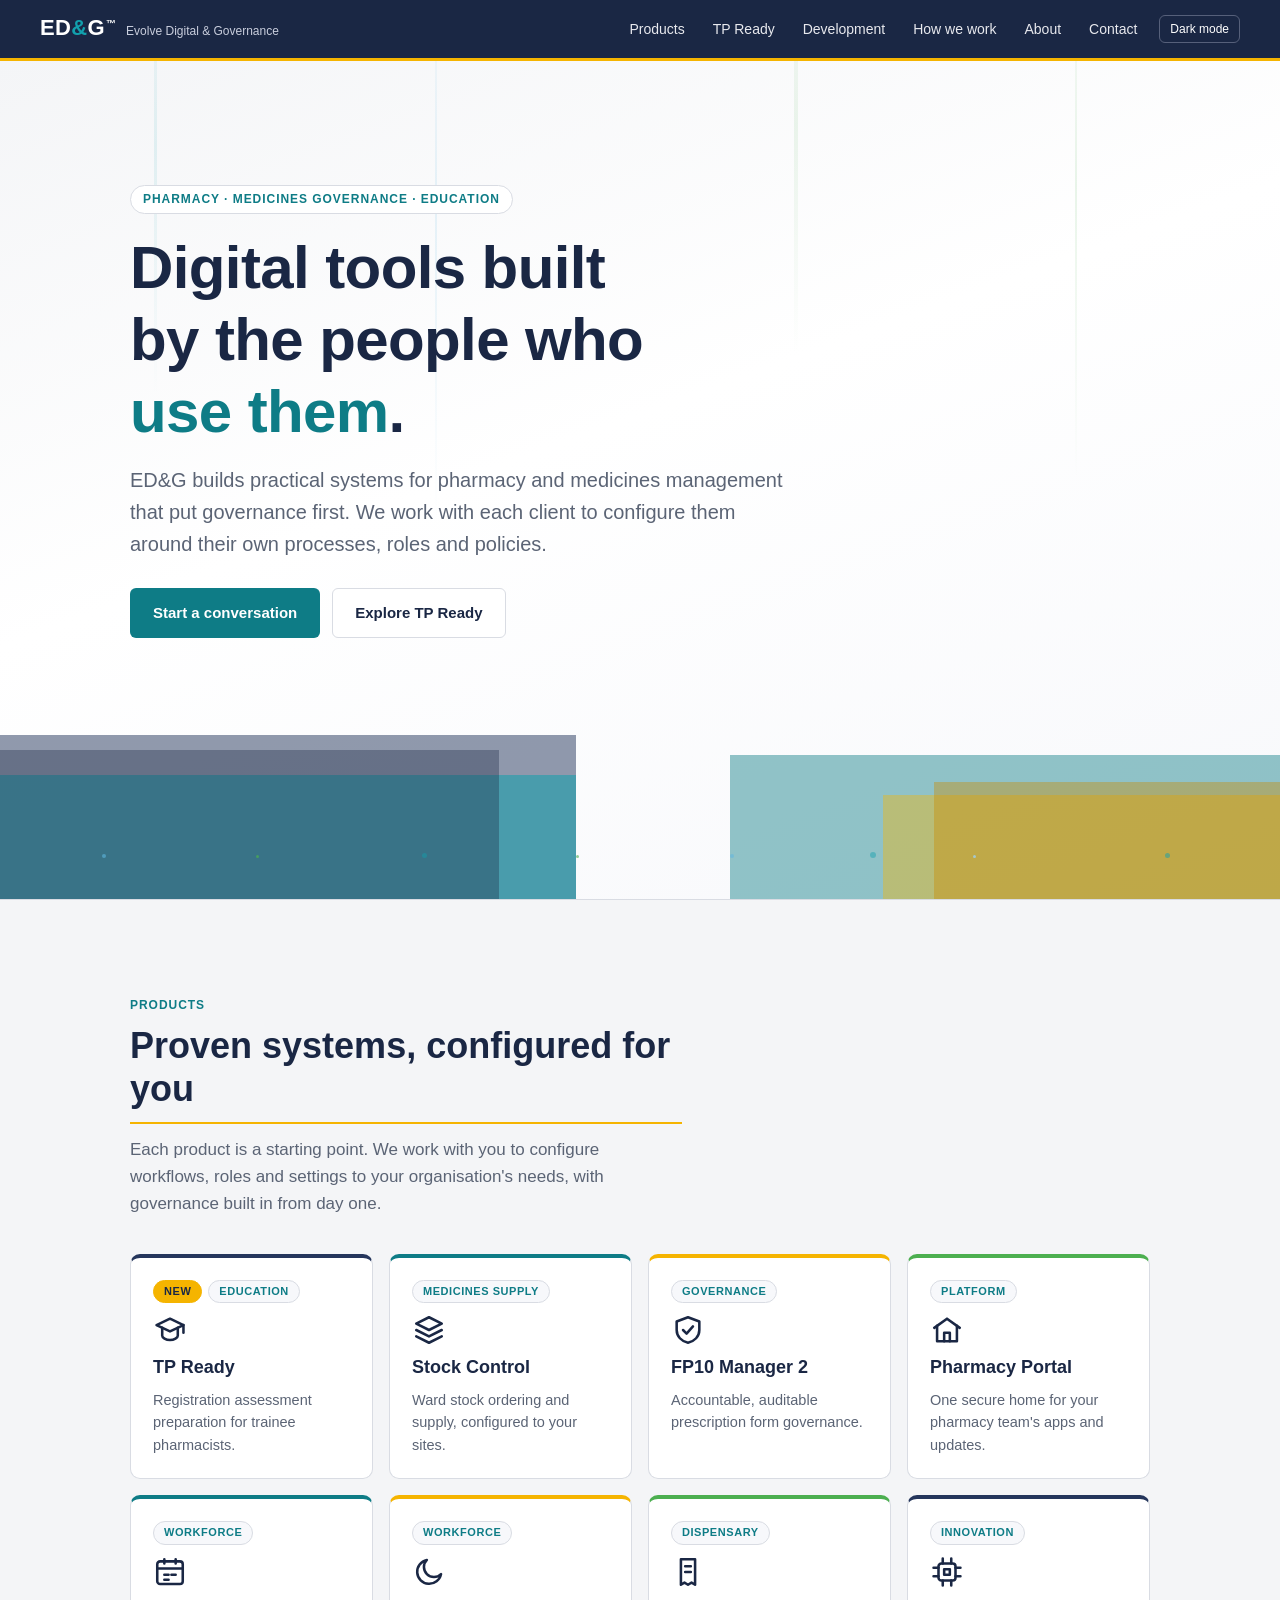
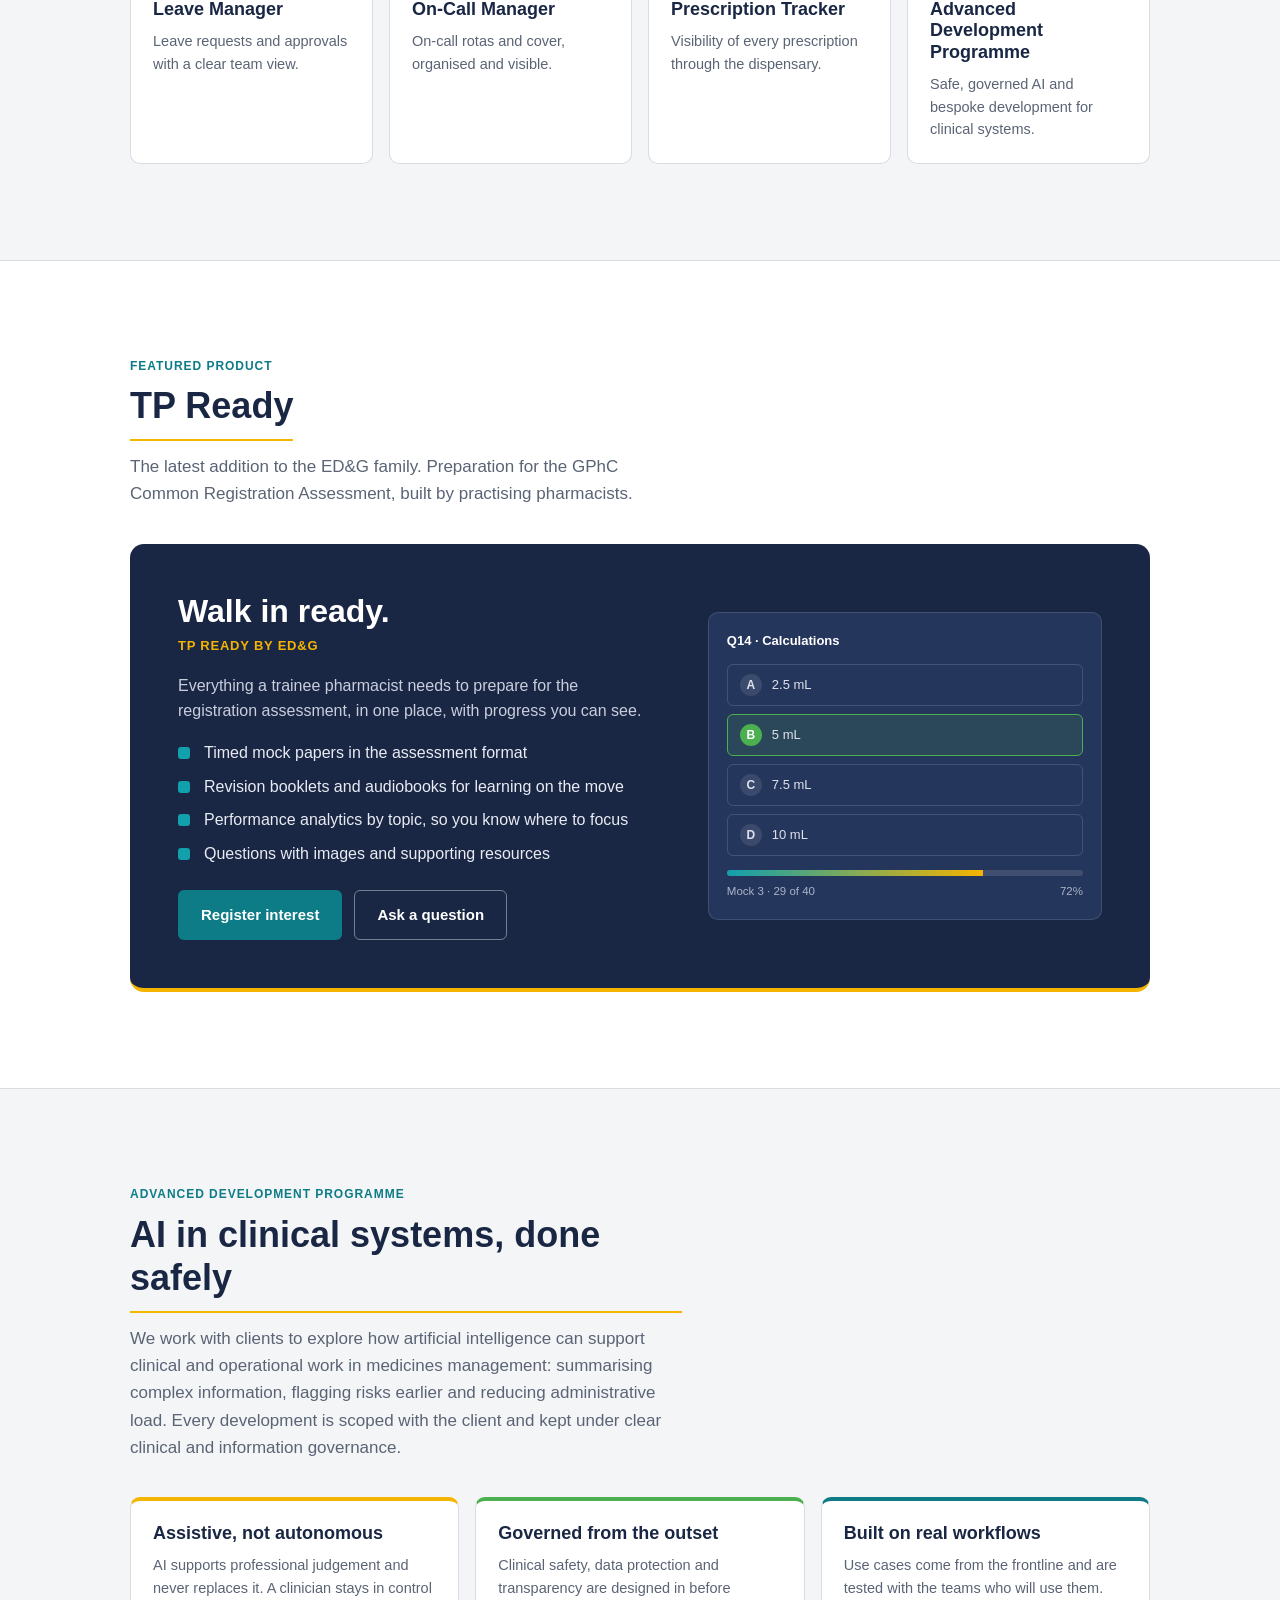
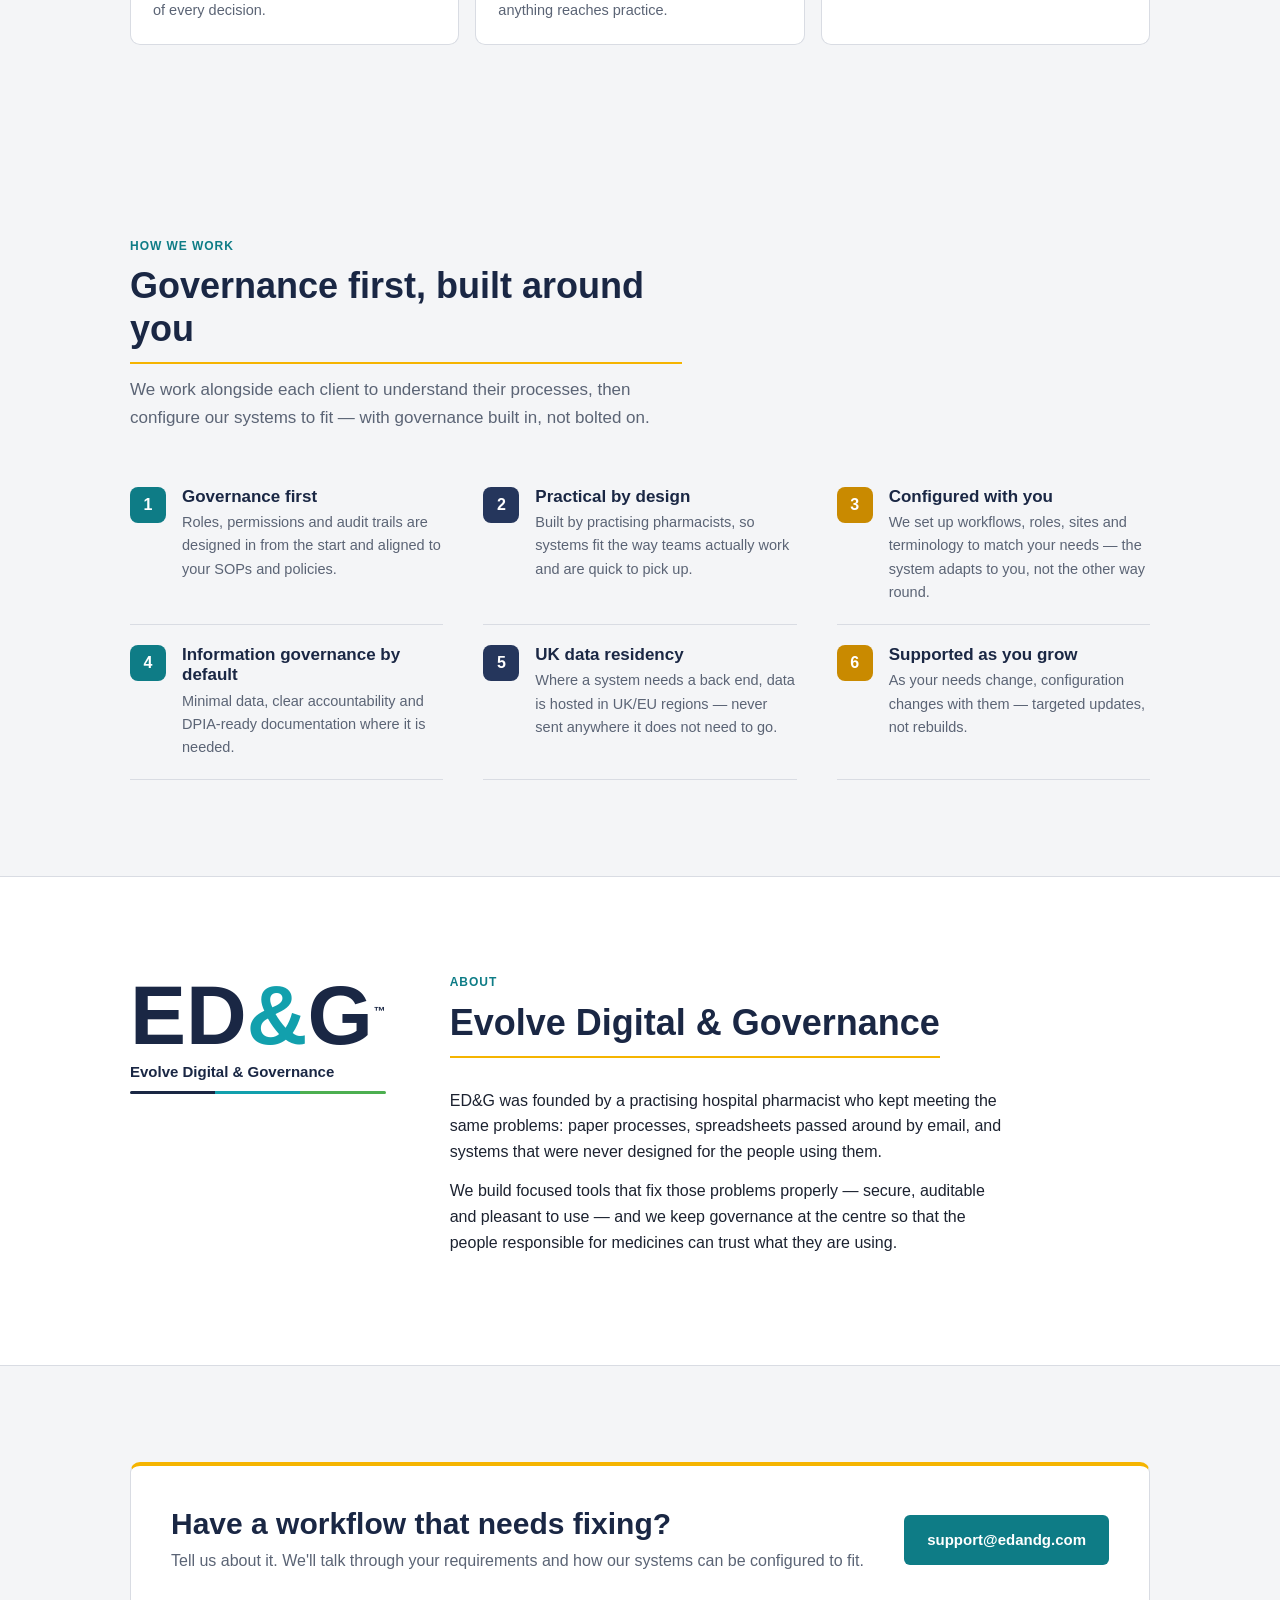
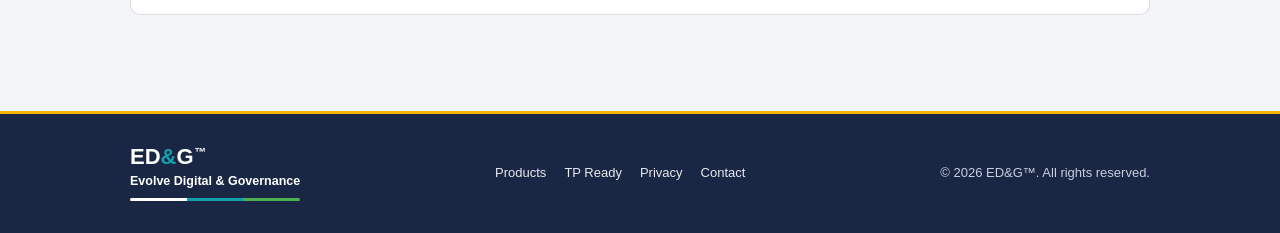
<file: index.html>
<!DOCTYPE html>
<html lang="en-GB" class="no-js">
<head>
<meta charset="UTF-8">
<meta name="viewport" content="width=device-width, initial-scale=1.0">
<title>ED&amp;G — Evolve Digital &amp; Governance</title>
<meta name="description" content="ED&amp;G builds secure, governance-first digital tools for pharmacy and medicines management, and TP Ready — registration assessment preparation for trainee pharmacists.">
<meta name="theme-color" content="#1a2744">
<link rel="canonical" href="https://home.edandg.com/">
<link rel="icon" href="favicon.svg" type="image/svg+xml">
<meta property="og:title" content="ED&amp;G — Evolve Digital &amp; Governance">
<meta property="og:description" content="Secure, governance-first digital tools for pharmacy and medicines management.">
<meta property="og:url" content="https://home.edandg.com/">
<meta property="og:type" content="website">
<meta http-equiv="Content-Security-Policy" content="default-src 'self'; script-src 'self' 'unsafe-inline'; style-src 'self' 'unsafe-inline'; img-src 'self' data:; object-src 'none'; base-uri 'none'; form-action 'none';">
<script>(function(){try{var m=localStorage.getItem('edg_mode');if(m)document.documentElement.setAttribute('data-color-mode',m);}catch(e){}})();</script>
<link rel="stylesheet" href="styles.css">
</head>
<body>
<a class="skip" href="#main">Skip to content</a>

<header class="topbar">
  <a class="brand" href="#top" aria-label="ED&amp;G home">
    <span class="mark">ED<span class="amp">&amp;</span>G<span class="tm">&trade;</span></span>
    <small>Evolve Digital &amp; Governance</small>
  </a>
  <nav class="nav" aria-label="Main">
    <a href="#products">Products</a>
    <a href="#tp-ready">TP Ready</a>
    <a href="#advanced-development">Development</a>
    <a href="#approach">How we work</a>
    <a href="#about">About</a>
    <a href="#contact">Contact</a>
    <button type="button" class="mode-btn" id="modeBtn">Dark mode</button>
  </nav>
</header>

<main id="main">
  <!-- ======================= HERO ======================= -->
  <section class="hero" id="top">
    <div class="bg-anim" aria-hidden="true">
      <div class="tri tri-a"></div><div class="tri tri-b"></div><div class="tri tri-c"></div>
      <div class="tri tri-d"></div><div class="tri tri-e"></div><div class="tri tri-f"></div>
      <div class="orb orb1"></div><div class="orb orb2"></div><div class="orb orb3"></div><div class="orb orb4"></div>
      <div class="light-beam" style="left:12%;height:60%;background:linear-gradient(to bottom,transparent,rgba(18,160,173,.10),transparent);width:3px;animation:beamFall 14s linear infinite;"></div>
      <div class="light-beam" style="left:34%;height:75%;background:linear-gradient(to bottom,transparent,rgba(95,182,224,.14),transparent);width:2px;animation:beamFall 18s linear infinite;animation-delay:-5s"></div>
      <div class="light-beam" style="left:62%;height:55%;background:linear-gradient(to bottom,transparent,rgba(76,175,80,.10),transparent);width:4px;animation:beamFall 22s linear infinite;animation-delay:-9s"></div>
      <div class="light-beam" style="left:84%;height:70%;background:linear-gradient(to bottom,transparent,rgba(76,175,80,.12),transparent);width:2px;animation:beamFall 16s linear infinite;animation-delay:-3s"></div>
      <div class="particle" style="width:4px;height:4px;background:rgba(95,182,224,.6);left:8%;animation:floatUp1 12s linear infinite;"></div>
      <div class="particle" style="width:3px;height:3px;background:rgba(76,175,80,.7);left:20%;animation:floatUp2 16s linear infinite;animation-delay:-4s"></div>
      <div class="particle" style="width:5px;height:5px;background:rgba(18,160,173,.45);left:33%;animation:floatUp3 14s linear infinite;animation-delay:-8s"></div>
      <div class="particle" style="width:3px;height:3px;background:rgba(76,175,80,.6);left:45%;animation:floatUp1 18s linear infinite;animation-delay:-2s"></div>
      <div class="particle" style="width:4px;height:4px;background:rgba(95,182,224,.55);left:57%;animation:floatUp2 13s linear infinite;animation-delay:-6s"></div>
      <div class="particle" style="width:6px;height:6px;background:rgba(18,160,173,.45);left:68%;animation:floatUp3 20s linear infinite;animation-delay:-10s"></div>
      <div class="particle" style="width:3px;height:3px;background:rgba(159,208,238,.8);left:76%;animation:floatUp1 15s linear infinite;animation-delay:-3s"></div>
      <div class="particle" style="width:5px;height:5px;background:rgba(18,160,173,.5);left:91%;animation:floatUp3 11s linear infinite;animation-delay:-1s"></div>
    </div>
    <div class="hero-inner">
      <span class="eyebrow">Pharmacy &middot; Medicines governance &middot; Education</span>
      <h1>Digital tools built by the people who <span class="hl">use them</span>.</h1>
      <p class="lead">ED&amp;G builds practical systems for pharmacy and medicines management that put governance first. We work with each client to configure them around their own processes, roles and policies.</p>
      <div class="cta-row">
        <a class="btn primary" href="#contact">Start a conversation</a>
        <a class="btn secondary" href="#tp-ready">Explore TP Ready</a>
      </div>
    </div>
  </section>

  <!-- ======================= SERVICES ======================= -->
  <section class="section" id="products">
    <div class="section-head reveal">
      <p class="kicker">Products</p>
      <h2>Proven systems, configured for you</h2>
      <p>Each product is a starting point. We work with you to configure workflows, roles and settings to your organisation's needs, with governance built in from day one.</p>
    </div>
    <div class="grid">
      <a class="tile navy reveal" href="#tp-ready">
        <span class="tags"><span class="tag new">New</span><span class="tag">Education</span></span>
        <svg viewBox="0 0 24 24" fill="none" stroke="currentColor" stroke-width="1.8" stroke-linecap="round" stroke-linejoin="round" aria-hidden="true"><path d="M2.5 8.5 12 4l9.5 4.5L12 13z"/><path d="M6.5 10.5V16c0 1.4 2.5 3 5.5 3s5.5-1.6 5.5-3v-5.5"/><path d="M21.5 8.5V14"/></svg>
        <h3>TP Ready</h3>
        <p>Registration assessment preparation for trainee pharmacists.</p>
      </a>
      <div class="tile reveal">
        <span class="tag">Medicines supply</span>
        <svg viewBox="0 0 24 24" fill="none" stroke="currentColor" stroke-width="1.8" stroke-linecap="round" stroke-linejoin="round" aria-hidden="true"><path d="M3 7.5 12 3l9 4.5-9 4.5z"/><path d="M3 12l9 4.5 9-4.5M3 16.5 12 21l9-4.5"/></svg>
        <h3>Stock Control</h3>
        <p>Ward stock ordering and supply, configured to your sites.</p>
      </div>
      <div class="tile honey reveal">
        <span class="tag">Governance</span>
        <svg viewBox="0 0 24 24" fill="none" stroke="currentColor" stroke-width="1.8" stroke-linecap="round" stroke-linejoin="round" aria-hidden="true"><path d="M12 3 4 6v6c0 4.5 3.4 8 8 9 4.6-1 8-4.5 8-9V6z"/><path d="m8.5 12 2.5 2.5 4.5-5"/></svg>
        <h3>FP10 Manager 2</h3>
        <p>Accountable, auditable prescription form governance.</p>
      </div>
      <div class="tile green reveal">
        <span class="tag">Platform</span>
        <svg viewBox="0 0 24 24" fill="none" stroke="currentColor" stroke-width="1.8" stroke-linecap="round" stroke-linejoin="round" aria-hidden="true"><path d="M3 10.5 12 4l9 6.5"/><path d="M5 9v11h14V9"/><path d="M10 20v-6h4v6"/></svg>
        <h3>Pharmacy Portal</h3>
        <p>One secure home for your pharmacy team's apps and updates.</p>
      </div>
      <div class="tile reveal">
        <span class="tag">Workforce</span>
        <svg viewBox="0 0 24 24" fill="none" stroke="currentColor" stroke-width="1.8" stroke-linecap="round" stroke-linejoin="round" aria-hidden="true"><rect x="3" y="4.5" width="18" height="16" rx="2"/><path d="M3 9.5h18M8 3v3M16 3v3"/><path d="M8 14h3M13 14h3M8 17.5h3"/></svg>
        <h3>Leave Manager</h3>
        <p>Leave requests and approvals with a clear team view.</p>
      </div>
      <div class="tile honey reveal">
        <span class="tag">Workforce</span>
        <svg viewBox="0 0 24 24" fill="none" stroke="currentColor" stroke-width="1.8" stroke-linecap="round" stroke-linejoin="round" aria-hidden="true"><path d="M20.5 13.5A8.5 8.5 0 1 1 10.5 3.5a6.5 6.5 0 0 0 10 10z"/></svg>
        <h3>On-Call Manager</h3>
        <p>On-call rotas and cover, organised and visible.</p>
      </div>
      <div class="tile green reveal">
        <span class="tag">Dispensary</span>
        <svg viewBox="0 0 24 24" fill="none" stroke="currentColor" stroke-width="1.8" stroke-linecap="round" stroke-linejoin="round" aria-hidden="true"><path d="M7 3h10v18l-2.5-1.5L12 21l-2.5-1.5L7 21z"/><path d="M10 8h4M10 12h4"/></svg>
        <h3>Prescription Tracker</h3>
        <p>Visibility of every prescription through the dispensary.</p>
      </div>
      <a class="tile navy reveal" href="#advanced-development">
        <span class="tag">Innovation</span>
        <svg viewBox="0 0 24 24" fill="none" stroke="currentColor" stroke-width="1.8" stroke-linecap="round" stroke-linejoin="round" aria-hidden="true"><rect x="6" y="6" width="12" height="12" rx="2"/><path d="M10 10h4v4h-4z"/><path d="M9 2.5V6M15 2.5V6M9 18v3.5M15 18v3.5M2.5 9H6M2.5 15H6M18 9h3.5M18 15h3.5"/></svg>
        <h3>Advanced Development Programme</h3>
        <p>Safe, governed AI and bespoke development for clinical systems.</p>
      </a>
    </div>
  </section>

  <!-- ======================= TP READY ======================= -->
  <section class="band" id="tp-ready">
    <div class="section">
      <div class="section-head reveal">
        <p class="kicker">Featured product</p>
        <h2>TP Ready</h2>
        <p>The latest addition to the ED&amp;G family. Preparation for the GPhC Common Registration Assessment, built by practising pharmacists.</p>
      </div>
      <div class="feature reveal">
        <div>
          <h3>Walk in ready.</h3>
          <p class="by">TP Ready by ED&amp;G</p>
          <p>Everything a trainee pharmacist needs to prepare for the registration assessment, in one place, with progress you can see.</p>
          <ul>
            <li>Timed mock papers in the assessment format</li>
            <li>Revision booklets and audiobooks for learning on the move</li>
            <li>Performance analytics by topic, so you know where to focus</li>
            <li>Questions with images and supporting resources</li>
          </ul>
          <div class="cta-row">
            <a class="btn primary" href="mailto:support@edandg.com?subject=TP%20Ready%20%E2%80%94%20register%20interest">Register interest</a>
            <a class="btn secondary" href="#contact">Ask a question</a>
          </div>
        </div>
        <div class="mock" aria-hidden="true">
          <div class="q">Q14 · Calculations</div>
          <div class="opt"><b>A</b>2.5 mL</div>
          <div class="opt right"><b>B</b>5 mL</div>
          <div class="opt"><b>C</b>7.5 mL</div>
          <div class="opt"><b>D</b>10 mL</div>
          <div class="bar"><i></i></div>
          <div class="meta"><span>Mock 3 · 29 of 40</span><span>72%</span></div>
        </div>
      </div>
    </div>
  </section>

  <!-- ======================= ADVANCED DEVELOPMENT ======================= -->
  <section class="section" id="advanced-development">
    <div class="section-head reveal">
      <p class="kicker">Advanced Development Programme</p>
      <h2>AI in clinical systems, done safely</h2>
      <p>We work with clients to explore how artificial intelligence can support clinical and operational work in medicines management: summarising complex information, flagging risks earlier and reducing administrative load. Every development is scoped with the client and kept under clear clinical and information governance.</p>
    </div>
    <div class="grid">
      <div class="tile honey reveal">
        <h3>Assistive, not autonomous</h3>
        <p>AI supports professional judgement and never replaces it. A clinician stays in control of every decision.</p>
      </div>
      <div class="tile green reveal">
        <h3>Governed from the outset</h3>
        <p>Clinical safety, data protection and transparency are designed in before anything reaches practice.</p>
      </div>
      <div class="tile reveal">
        <h3>Built on real workflows</h3>
        <p>Use cases come from the frontline and are tested with the teams who will use them.</p>
      </div>
    </div>
  </section>

  <!-- ======================= APPROACH ======================= -->
  <section class="section" id="approach">
    <div class="section-head reveal">
      <p class="kicker">How we work</p>
      <h2>Governance first, built around you</h2>
      <p>We work alongside each client to understand their processes, then configure our systems to fit — with governance built in, not bolted on.</p>
    </div>
    <div class="principles">
      <div class="principle reveal"><div class="n">1</div><div><h3>Governance first</h3><p>Roles, permissions and audit trails are designed in from the start and aligned to your SOPs and policies.</p></div></div>
      <div class="principle reveal"><div class="n">2</div><div><h3>Practical by design</h3><p>Built by practising pharmacists, so systems fit the way teams actually work and are quick to pick up.</p></div></div>
      <div class="principle reveal"><div class="n">3</div><div><h3>Configured with you</h3><p>We set up workflows, roles, sites and terminology to match your needs — the system adapts to you, not the other way round.</p></div></div>
      <div class="principle reveal"><div class="n">4</div><div><h3>Information governance by default</h3><p>Minimal data, clear accountability and DPIA-ready documentation where it is needed.</p></div></div>
      <div class="principle reveal"><div class="n">5</div><div><h3>UK data residency</h3><p>Where a system needs a back end, data is hosted in UK/EU regions — never sent anywhere it does not need to go.</p></div></div>
      <div class="principle reveal"><div class="n">6</div><div><h3>Supported as you grow</h3><p>As your needs change, configuration changes with them — targeted updates, not rebuilds.</p></div></div>
    </div>
  </section>

  <!-- ======================= ABOUT ======================= -->
  <section class="band" id="about">
    <div class="section">
      <div class="about">
        <div class="lockup reveal" aria-hidden="true">
          <div class="mark">ED<span class="amp">&amp;</span>G<span class="tm">&trade;</span></div>
          <div class="name">Evolve Digital &amp; Governance</div>
          <div class="rule"><span></span><span></span><span></span></div>
        </div>
        <div class="reveal">
          <div class="section-head" style="margin-bottom:18px;">
            <p class="kicker">About</p>
            <h2>Evolve Digital &amp; Governance</h2>
          </div>
          <p>ED&amp;G was founded by a practising hospital pharmacist who kept meeting the same problems: paper processes, spreadsheets passed around by email, and systems that were never designed for the people using them.</p>
          <p>We build focused tools that fix those problems properly — secure, auditable and pleasant to use — and we keep governance at the centre so that the people responsible for medicines can trust what they are using.</p>
        </div>
      </div>
    </div>
  </section>

  <!-- ======================= CONTACT ======================= -->
  <section class="section" id="contact">
    <div class="contact-card reveal">
      <div>
        <h2>Have a workflow that needs fixing?</h2>
        <p>Tell us about it. We'll talk through your requirements and how our systems can be configured to fit.</p>
      </div>
      <a class="btn primary" href="mailto:support@edandg.com">support@edandg.com</a>
    </div>
  </section>
</main>

<footer class="footer">
  <div class="footer-inner">
    <div class="lockup">
      <div class="mark" style="font-size:22px;">ED<span class="amp">&amp;</span>G<span class="tm">&trade;</span></div>
      <div class="name">Evolve Digital &amp; Governance</div>
      <div class="rule"><span></span><span></span><span></span></div>
    </div>
    <nav aria-label="Footer">
      <a href="#products">Products</a>
      <a href="#tp-ready">TP Ready</a>
      <a href="privacy.html">Privacy</a>
      <a href="mailto:support@edandg.com">Contact</a>
    </nav>
    <div>&copy; <span id="year">2026</span> ED&amp;G&trade;. All rights reserved.</div>
  </div>
</footer>
<script src="site.js"></script>
</body>
</html>
</file>
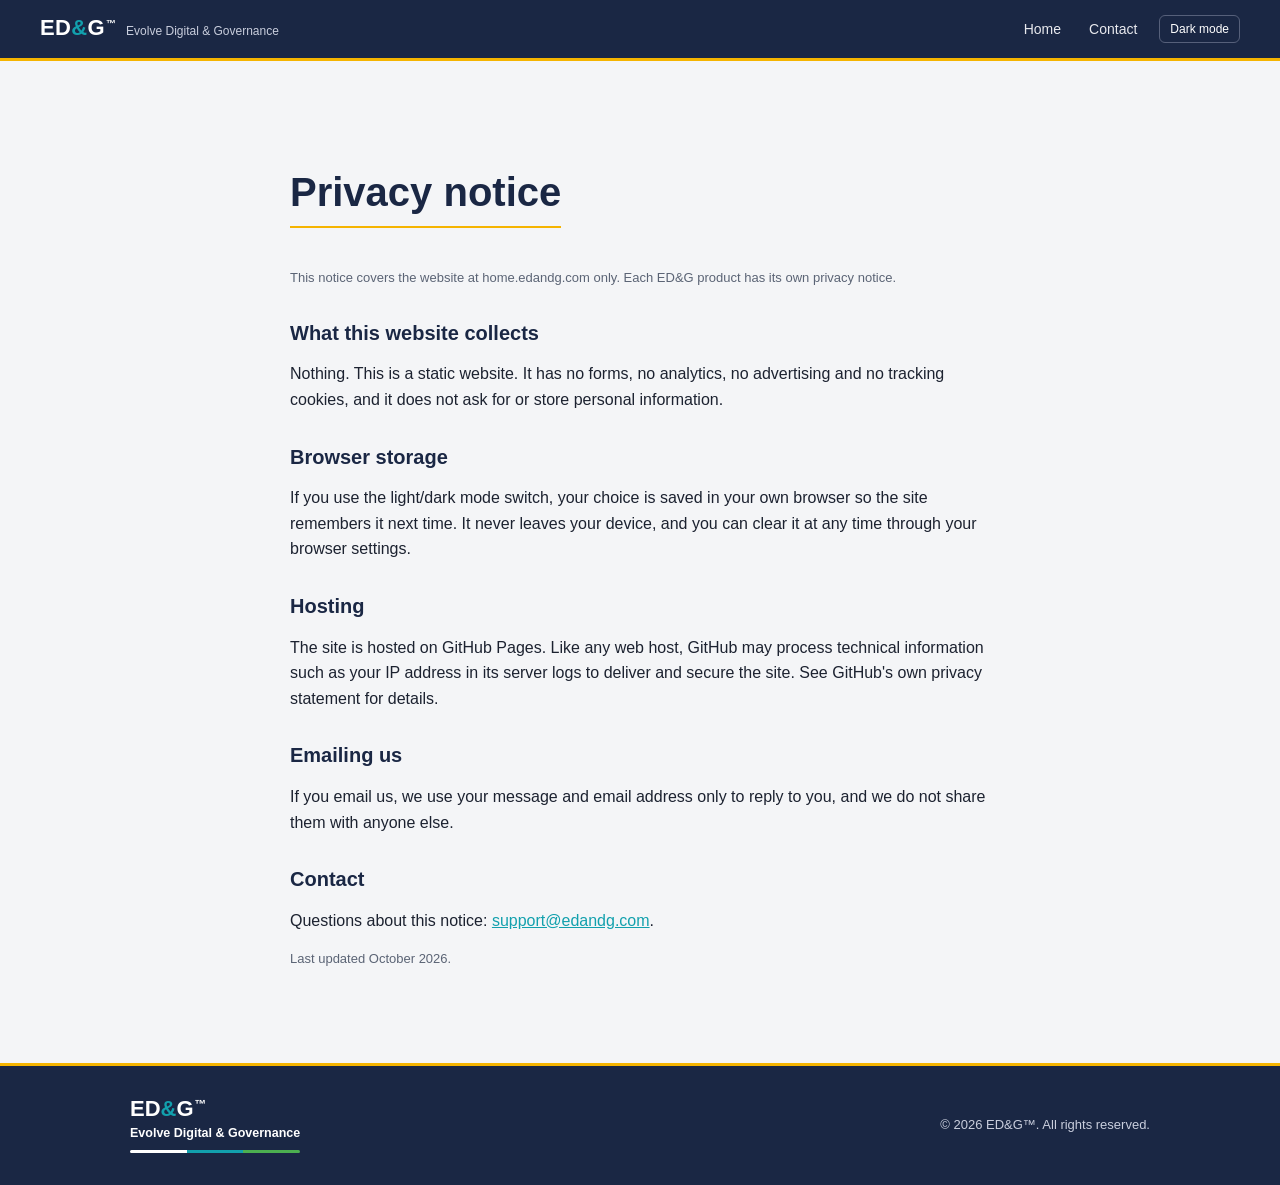
<file: privacy.html>
<!DOCTYPE html>
<html lang="en-GB" class="no-js">
<head>
<meta charset="UTF-8">
<meta name="viewport" content="width=device-width, initial-scale=1.0">
<title>Privacy — ED&amp;G</title>
<meta name="theme-color" content="#1a2744">
<link rel="icon" href="favicon.svg" type="image/svg+xml">
<meta http-equiv="Content-Security-Policy" content="default-src 'self'; script-src 'self' 'unsafe-inline'; style-src 'self' 'unsafe-inline'; img-src 'self' data:; object-src 'none'; base-uri 'none'; form-action 'none';">
<script>(function(){try{var m=localStorage.getItem('edg_mode');if(m)document.documentElement.setAttribute('data-color-mode',m);}catch(e){}})();</script>
<link rel="stylesheet" href="styles.css">
</head>
<body>
<header class="topbar">
  <a class="brand" href="index.html" aria-label="ED&amp;G home">
    <span class="mark">ED<span class="amp">&amp;</span>G<span class="tm">&trade;</span></span>
    <small>Evolve Digital &amp; Governance</small>
  </a>
  <nav class="nav" aria-label="Main">
    <a href="index.html">Home</a>
    <a href="index.html#contact">Contact</a>
    <button type="button" class="mode-btn" id="modeBtn">Dark mode</button>
  </nav>
</header>
<main class="page" id="main">
  <h1>Privacy notice</h1>
  <p class="small">This notice covers the website at home.edandg.com only. Each ED&amp;G product has its own privacy notice.</p>

  <h2>What this website collects</h2>
  <p>Nothing. This is a static website. It has no forms, no analytics, no advertising and no tracking cookies, and it does not ask for or store personal information.</p>

  <h2>Browser storage</h2>
  <p>If you use the light/dark mode switch, your choice is saved in your own browser so the site remembers it next time. It never leaves your device, and you can clear it at any time through your browser settings.</p>

  <h2>Hosting</h2>
  <p>The site is hosted on GitHub Pages. Like any web host, GitHub may process technical information such as your IP address in its server logs to deliver and secure the site. See GitHub's own privacy statement for details.</p>

  <h2>Emailing us</h2>
  <p>If you email us, we use your message and email address only to reply to you, and we do not share them with anyone else.</p>

  <h2>Contact</h2>
  <p>Questions about this notice: <a href="mailto:support@edandg.com">support@edandg.com</a>.</p>
  <p class="small">Last updated October 2026.</p>
</main>
<footer class="footer">
  <div class="footer-inner">
    <div class="lockup">
      <div class="mark" style="font-size:22px;">ED<span class="amp">&amp;</span>G<span class="tm">&trade;</span></div>
      <div class="name">Evolve Digital &amp; Governance</div>
      <div class="rule"><span></span><span></span><span></span></div>
    </div>
    <div>&copy; <span id="year">2026</span> ED&amp;G&trade;. All rights reserved.</div>
  </div>
</footer>
<script src="site.js"></script>
</body>
</html>
</file>
<file: styles.css>
/* =====================================================================
   ED&G™ — Evolve Digital & Governance — site styles
   Palette and motion lifted from the Pharmacy Portal theme (shared.css).
   ===================================================================== */
:root{
  --navy:#1a2744;
  --navy-light:#25365c;
  --teal:#0e7c86;
  --teal-light:#12a0ad;
  --honey:#f5b400;
  --honey-dark:#c98a00;
  --green:#4caf50;
  --heading-color:var(--navy);

  --grey-bg:#f4f5f7;
  --surface:#fff;
  --surface-alt:#f7f8fb;
  --text:#1c2230;
  --text-muted:#5b6475;
  --border:#d9dce3;
  --shadow:0 6px 18px rgba(16,24,40,.08);
}
@media (prefers-color-scheme:dark){
  :root:not([data-color-mode="light"]){
    --grey-bg:#12161f; --surface:#1b212e; --surface-alt:#232a3a;
    --text:#e6e8ee; --text-muted:#9aa3b5; --border:#333c4f; --heading-color:#c9d4f0;
    --shadow:0 6px 18px rgba(0,0,0,.35);
  }
}
:root[data-color-mode="dark"]{
  --grey-bg:#12161f; --surface:#1b212e; --surface-alt:#232a3a;
  --text:#e6e8ee; --text-muted:#9aa3b5; --border:#333c4f; --heading-color:#c9d4f0;
  --shadow:0 6px 18px rgba(0,0,0,.35);
}

*{box-sizing:border-box;}
html{scroll-behavior:smooth;}
@media (prefers-reduced-motion:reduce){html{scroll-behavior:auto;}}
body{
  margin:0;
  font-family:"Segoe UI",Tahoma,Geneva,Verdana,sans-serif;
  background:var(--grey-bg);
  color:var(--text);
  line-height:1.6;
  font-size:16px;
}
a{color:var(--teal-light);}
h1,h2,h3{color:var(--heading-color);line-height:1.2;}
img,svg{max-width:100%;}
.skip{position:absolute;left:-999px;top:0;background:var(--honey);color:#1a2744;padding:8px 14px;z-index:100;font-weight:700;}
.skip:focus{left:12px;top:12px;}
:focus-visible{outline:3px solid var(--teal-light);outline-offset:2px;}

/* ---- top bar (as the portal) ---- */
.topbar{
  position:sticky;top:0;z-index:20;
  background:var(--navy);color:#fff;
  display:flex;align-items:center;justify-content:space-between;gap:12px;flex-wrap:wrap;
  padding:10px clamp(16px,4vw,40px);
  border-bottom:3px solid var(--honey);
}
.brand{display:flex;align-items:baseline;gap:10px;text-decoration:none;color:#fff;}
.brand .mark{font-size:22px;font-weight:800;letter-spacing:.3px;line-height:1;}
.brand .mark .amp{color:var(--teal-light);}
.brand .mark .tm{font-size:10px;font-weight:700;vertical-align:super;margin-left:1px;}
.brand small{font-weight:400;color:#c9cedd;font-size:12px;}
.nav{display:flex;gap:4px;flex-wrap:wrap;align-items:center;}
.nav a{color:#e8e9ee;text-decoration:none;padding:8px 12px;border-radius:6px;font-size:14px;}
.nav a:hover,.nav a.active{background:var(--teal);color:#fff;}
.mode-btn{
  background:transparent;border:1px solid #56607a;color:#fff;border-radius:6px;
  padding:6px 10px;font-size:12px;cursor:pointer;font-family:inherit;margin-left:6px;
}
.mode-btn:hover{background:var(--teal);border-color:var(--teal);}
@media (max-width:640px){
  .brand small{display:none;}
  .nav{width:100%;justify-content:flex-start;}
  .nav a{padding:6px 9px;font-size:13px;}
}

/* ---- hero band with the animated sign-in backdrop ---- */
.hero{
  position:relative;overflow:hidden;
  background:linear-gradient(160deg,var(--grey-bg) 0%,var(--surface) 45%,var(--surface-alt) 100%);
  border-bottom:1px solid var(--border);
  /* fill the first screen below the sticky top bar so the triangles sit on the bottom edge */
  min-height:calc(100vh - var(--topbar-h,60px));
  min-height:calc(100svh - var(--topbar-h,60px));
  display:flex;align-items:center;
}
.hero-inner{
  position:relative;z-index:3;max-width:1100px;width:100%;margin:0 auto;
  padding:clamp(40px,6vw,72px) clamp(16px,4vw,40px) clamp(150px,18vw,210px);
}
.eyebrow{
  display:inline-block;font-size:12px;font-weight:700;letter-spacing:.08em;text-transform:uppercase;
  color:var(--teal);background:var(--surface);border:1px solid var(--border);
  border-radius:20px;padding:4px 12px;margin-bottom:18px;
}
.hero h1{font-size:clamp(34px,6vw,60px);margin:0 0 16px;font-weight:800;letter-spacing:-.01em;max-width:16ch;}
.hero h1 .hl{color:var(--teal);}
.hero p.lead{font-size:clamp(17px,2.2vw,20px);color:var(--text-muted);max-width:60ch;margin:0 0 28px;}
.cta-row{display:flex;gap:12px;flex-wrap:wrap;}
.btn{
  display:inline-block;text-decoration:none;font-weight:600;font-size:15px;
  border-radius:6px;padding:12px 22px;cursor:pointer;border:1px solid transparent;font-family:inherit;
}
.btn.primary{background:var(--teal);color:#fff;}
.btn.primary:hover{background:var(--teal-light);}
.btn.secondary{background:var(--surface);color:var(--heading-color);border-color:var(--border);}
.btn.secondary:hover{border-color:var(--navy);}

.bg-anim{position:absolute;inset:0;z-index:1;pointer-events:none;overflow:hidden;}
.tri{position:absolute;bottom:-1px;}
.tri-a{left:-5%;width:50%;height:165px;background:var(--navy-light);opacity:.5;transform-origin:bottom left;animation:triRight 180s linear infinite;}
.tri-b{left:-5%;width:50%;height:125px;background:var(--teal-light);opacity:.55;transform-origin:bottom left;animation:triRight 180s linear infinite;animation-delay:-90s;}
.tri-c{right:-5%;width:48%;height:145px;background:var(--teal);opacity:.45;transform-origin:bottom right;animation:triLeft 216s linear infinite;}
.tri-d{right:-5%;width:36%;height:105px;background:var(--honey);opacity:.4;transform-origin:bottom right;animation:triLeft 216s linear infinite;animation-delay:-108s;}
.tri-e{left:-5%;width:44%;height:150px;background:var(--navy);opacity:.35;transform-origin:bottom left;animation:triRight 180s linear infinite;animation-delay:-60s;}
.tri-f{right:-5%;width:32%;height:118px;background:var(--honey-dark);opacity:.4;transform-origin:bottom right;animation:triLeft 216s linear infinite;animation-delay:-72s;}
@keyframes triRight{
  0%  {transform:translateX(-120vw) scaleY(1)    scaleX(1);   clip-path:polygon(5% 100%,95% 100%,18% 0%);}
  25% {transform:translateX(-60vw)  scaleY(1.3)  scaleX(1.15);clip-path:polygon(3% 100%,92% 100%,32% 0%);}
  50% {transform:translateX(0vw)    scaleY(.82)  scaleX(.9);  clip-path:polygon(7% 100%,97% 100%,22% 0%);}
  75% {transform:translateX(60vw)   scaleY(1.2)  scaleX(1.2); clip-path:polygon(2% 100%,90% 100%,38% 0%);}
  100%{transform:translateX(120vw)  scaleY(1)    scaleX(1);   clip-path:polygon(5% 100%,95% 100%,18% 0%);}
}
@keyframes triLeft{
  0%  {transform:translateX(120vw)  scaleY(1)    scaleX(1);   clip-path:polygon(95% 100%,5% 100%,62% 0%);}
  25% {transform:translateX(60vw)   scaleY(.8)   scaleX(1.25);clip-path:polygon(97% 100%,3% 100%,44% 0%);}
  50% {transform:translateX(0vw)    scaleY(1.35) scaleX(.82); clip-path:polygon(92% 100%,8% 100%,70% 0%);}
  75% {transform:translateX(-60vw)  scaleY(.9)   scaleX(1.1); clip-path:polygon(98% 100%,4% 100%,55% 0%);}
  100%{transform:translateX(-120vw) scaleY(1)    scaleX(1);   clip-path:polygon(95% 100%,5% 100%,62% 0%);}
}
.orb{position:absolute;border-radius:50%;filter:blur(60px);opacity:0;animation:orbPulse var(--dur) ease-in-out infinite var(--delay);}
.orb1{width:320px;height:320px;background:rgba(95,182,224,.30);top:10%;left:15%;--dur:7s;--delay:0s;}
.orb2{width:260px;height:260px;background:rgba(76,175,80,.20);top:30%;right:10%;--dur:9s;--delay:2s;}
.orb3{width:200px;height:200px;background:rgba(18,160,173,.18);bottom:20%;left:40%;--dur:11s;--delay:4s;}
.orb4{width:180px;height:180px;background:rgba(159,208,238,.35);bottom:30%;right:25%;--dur:8s;--delay:1s;}
@keyframes orbPulse{0%{opacity:0;transform:scale(.9);}40%{opacity:1;transform:scale(1.08);}70%{opacity:.6;transform:scale(.95);}100%{opacity:0;transform:scale(.9);}}
.particle{position:absolute;border-radius:50%;bottom:5%;}
@keyframes floatUp1{0%{transform:translateY(0) translateX(0);opacity:0;}10%{opacity:1;}90%{opacity:.6;}100%{transform:translateY(-100vh) translateX(20px);opacity:0;}}
@keyframes floatUp2{0%{transform:translateY(0) translateX(0);opacity:0;}10%{opacity:.7;}90%{opacity:.3;}100%{transform:translateY(-100vh) translateX(-30px);opacity:0;}}
@keyframes floatUp3{0%{transform:translateY(0) translateX(0);opacity:0;}15%{opacity:.9;}85%{opacity:.4;}100%{transform:translateY(-100vh) translateX(15px);opacity:0;}}
.light-beam{position:absolute;top:-20%;border-radius:2px;}
@keyframes beamFall{0%{transform:translateY(-10%) scaleX(1);opacity:0;}15%{opacity:1;}85%{opacity:.6;}100%{transform:translateY(120vh) scaleX(1.4);opacity:0;}}
@media (prefers-reduced-motion:reduce){.tri,.orb,.particle,.light-beam{animation:none !important;}.orb,.particle,.light-beam{display:none;}}
:root[data-color-mode="dark"] .hero{background:var(--grey-bg);}
:root[data-color-mode="dark"] .orb,:root[data-color-mode="dark"] .light-beam{display:none;}
@media (prefers-color-scheme:dark){:root:not([data-color-mode="light"]) .hero{background:var(--grey-bg);}:root:not([data-color-mode="light"]) .orb{display:none;}}

/* ---- ED&G lockup (from the sign-in page) ---- */
.lockup{display:inline-block;text-align:left;}
.lockup .mark{font-size:30px;font-weight:800;color:var(--heading-color);line-height:1;}
.lockup .mark .amp{color:var(--teal-light);}
.lockup .mark .tm{font-size:12px;font-weight:700;vertical-align:super;margin-left:1px;}
.lockup .name{margin-top:3px;font-size:12.5px;font-weight:700;color:var(--heading-color);}
.rule{height:3px;margin-top:7px;border-radius:2px;overflow:hidden;display:flex;width:100%;}
.rule span{flex:1;}
.rule span:nth-child(1){background:var(--navy);}
.rule span:nth-child(2){background:var(--teal-light);}
.rule span:nth-child(3){background:var(--green);}
:root[data-color-mode="dark"] .rule span:nth-child(1){background:#c9d4f0;}
@media (prefers-color-scheme:dark){:root:not([data-color-mode="light"]) .rule span:nth-child(1){background:#c9d4f0;}}

/* ---- sections ---- */
.section{max-width:1100px;margin:0 auto;padding:clamp(56px,8vw,96px) clamp(16px,4vw,40px);}
.section-head{max-width:62ch;margin-bottom:36px;}
.section-head .kicker{font-size:12px;font-weight:700;letter-spacing:.08em;text-transform:uppercase;color:var(--teal);margin:0 0 8px;}
.section-head h2{font-size:clamp(26px,3.6vw,36px);margin:0 0 12px;padding-bottom:12px;border-bottom:2px solid var(--honey);display:inline-block;}
.section-head p{color:var(--text-muted);margin:0;font-size:17px;}
.band{background:var(--surface);border-top:1px solid var(--border);border-bottom:1px solid var(--border);}

.grid{display:grid;grid-template-columns:repeat(auto-fit,minmax(220px,1fr));gap:16px;}
.tile{
  display:flex;flex-direction:column;gap:10px;color:var(--text);
  background:var(--surface);border:1px solid var(--border);border-top:4px solid var(--teal);
  border-radius:10px;padding:22px;transition:transform .12s, box-shadow .12s;
}
.band .tile{background:var(--surface-alt);}
.tile:hover{transform:translateY(-2px);box-shadow:var(--shadow);}
.tile svg{width:34px;height:34px;color:var(--heading-color);}
.tile h3{margin:0;font-size:18px;}
.tile p{margin:0;font-size:14.5px;color:var(--text-muted);line-height:1.55;}
.tile.honey{border-top-color:var(--honey);}
.tile.green{border-top-color:var(--green);}
.tile.navy{border-top-color:var(--navy-light);}

/* ---- product feature ---- */
.feature{
  display:grid;grid-template-columns:1.1fr .9fr;gap:clamp(24px,4vw,48px);align-items:center;
  background:var(--navy);color:#e8ebf3;border-radius:14px;padding:clamp(24px,4vw,48px);
  border-bottom:4px solid var(--honey);position:relative;overflow:hidden;
}
.feature h3{color:#fff;font-size:clamp(24px,3vw,32px);margin:0 0 6px;}
.feature .by{color:var(--honey);font-weight:700;font-size:13px;letter-spacing:.06em;text-transform:uppercase;margin:0 0 16px;}
.feature p{margin:0 0 16px;color:#c9cedd;}
.feature ul{list-style:none;padding:0;margin:0 0 24px;display:grid;gap:8px;}
.feature li{padding-left:26px;position:relative;color:#e8ebf3;}
.feature li::before{content:"";position:absolute;left:0;top:.45em;width:12px;height:12px;border-radius:3px;background:var(--teal-light);}
.feature .btn.secondary{background:transparent;color:#fff;border-color:rgba(255,255,255,.4);}
.feature .btn.secondary:hover{border-color:#fff;}
.mock{
  background:var(--navy-light);border:1px solid rgba(255,255,255,.12);border-radius:10px;padding:18px;
  font-size:13px;color:#dfe2ec;
}
.mock .q{font-weight:600;color:#fff;margin-bottom:12px;}
.mock .opt{display:flex;gap:10px;align-items:center;padding:9px 12px;border:1px solid rgba(255,255,255,.14);border-radius:6px;margin-bottom:8px;}
.mock .opt b{display:inline-grid;place-items:center;width:22px;height:22px;border-radius:50%;background:rgba(255,255,255,.1);font-size:12px;flex:none;}
.mock .opt.right{border-color:var(--green);background:rgba(76,175,80,.15);}
.mock .opt.right b{background:var(--green);color:#fff;}
.mock .bar{height:6px;border-radius:3px;background:rgba(255,255,255,.12);margin-top:14px;overflow:hidden;}
.mock .bar i{display:block;height:100%;width:72%;background:linear-gradient(90deg,var(--teal-light),var(--honey));}
.mock .meta{display:flex;justify-content:space-between;margin-top:6px;font-size:11.5px;color:#aab3c8;}
@media (max-width:820px){.feature{grid-template-columns:1fr;}}

/* ---- principles list ---- */
.principles{display:grid;grid-template-columns:repeat(auto-fit,minmax(300px,1fr));gap:0 40px;}
.principle{display:flex;gap:16px;padding:20px 0;border-bottom:1px solid var(--border);}
.principle .n{flex:none;width:36px;height:36px;border-radius:8px;display:grid;place-items:center;font-weight:800;color:#fff;background:var(--teal);}
.principle:nth-child(3n+2) .n{background:var(--navy-light);}
.principle:nth-child(3n) .n{background:var(--honey-dark);}
.principle h3{margin:0 0 4px;font-size:17px;}
.principle p{margin:0;color:var(--text-muted);font-size:14.5px;}

/* ---- about ---- */
.about{display:grid;grid-template-columns:auto 1fr;gap:clamp(24px,5vw,64px);align-items:start;}
.about .lockup .mark{font-size:clamp(48px,8vw,84px);}
.about .lockup .name{font-size:15px;}
.about p{margin:0 0 14px;max-width:62ch;}
@media (max-width:720px){.about{grid-template-columns:1fr;}}

/* ---- contact ---- */
.contact-card{
  background:var(--surface);border:1px solid var(--border);border-top:4px solid var(--honey);
  border-radius:10px;padding:clamp(22px,4vw,40px);display:grid;grid-template-columns:1fr auto;gap:24px;align-items:center;
}
.contact-card h2{margin:0 0 6px;font-size:clamp(22px,3vw,30px);}
.contact-card p{margin:0;color:var(--text-muted);}
@media (max-width:720px){.contact-card{grid-template-columns:1fr;}}

/* ---- footer ---- */
.footer{background:var(--navy);color:#c9cedd;border-top:3px solid var(--honey);}
.footer-inner{max-width:1100px;margin:0 auto;padding:32px clamp(16px,4vw,40px);display:flex;gap:20px 40px;flex-wrap:wrap;justify-content:space-between;align-items:center;font-size:13px;}
.footer .lockup .mark,.footer .lockup .name{color:#fff;}
.footer .rule span:nth-child(1){background:#fff !important;}
.footer a{color:#e8e9ee;text-decoration:none;}
.footer a:hover{color:var(--honey);}
.footer nav{display:flex;gap:18px;flex-wrap:wrap;}

/* ---- simple content pages (privacy, 404) ---- */
.page{max-width:780px;margin:0 auto;padding:clamp(40px,7vw,80px) clamp(16px,4vw,40px);}
.page h1{font-size:clamp(28px,4vw,40px);padding-bottom:10px;border-bottom:2px solid var(--honey);display:inline-block;}
.page h2{font-size:20px;margin-top:32px;}
.page p,.page li{color:var(--text);}
.page .small{font-size:13px;color:var(--text-muted);}

/* reveal on scroll */
.reveal{opacity:0;transform:translateY(14px);transition:opacity .5s ease,transform .5s ease;}
.reveal.in{opacity:1;transform:none;}
@media (prefers-reduced-motion:reduce){.reveal{opacity:1;transform:none;transition:none;}}
.no-js .reveal{opacity:1;transform:none;}

/* ---- product tiles ---- */
a.tile{text-decoration:none;}
.tile{position:relative;}
.tile .tag{
  align-self:flex-start;font-size:11px;font-weight:700;letter-spacing:.05em;text-transform:uppercase;
  color:var(--teal);background:var(--surface-alt);border:1px solid var(--border);border-radius:20px;padding:2px 10px;
}
.band .tile .tag{background:var(--surface);}
.tile .tags{display:flex;gap:6px;flex-wrap:wrap;}
.tile .tag.new{background:var(--honey);border-color:var(--honey);color:#1a2744;}

/* shorter screens: tighten hero padding so it still fits in one screen */
@media (max-height:820px) and (min-width:641px){
  .hero-inner{padding-top:32px;padding-bottom:140px;}
  .hero h1{font-size:clamp(34px,5vw,54px);margin-bottom:12px;}
  .eyebrow{margin-bottom:14px;}
}
</file>
